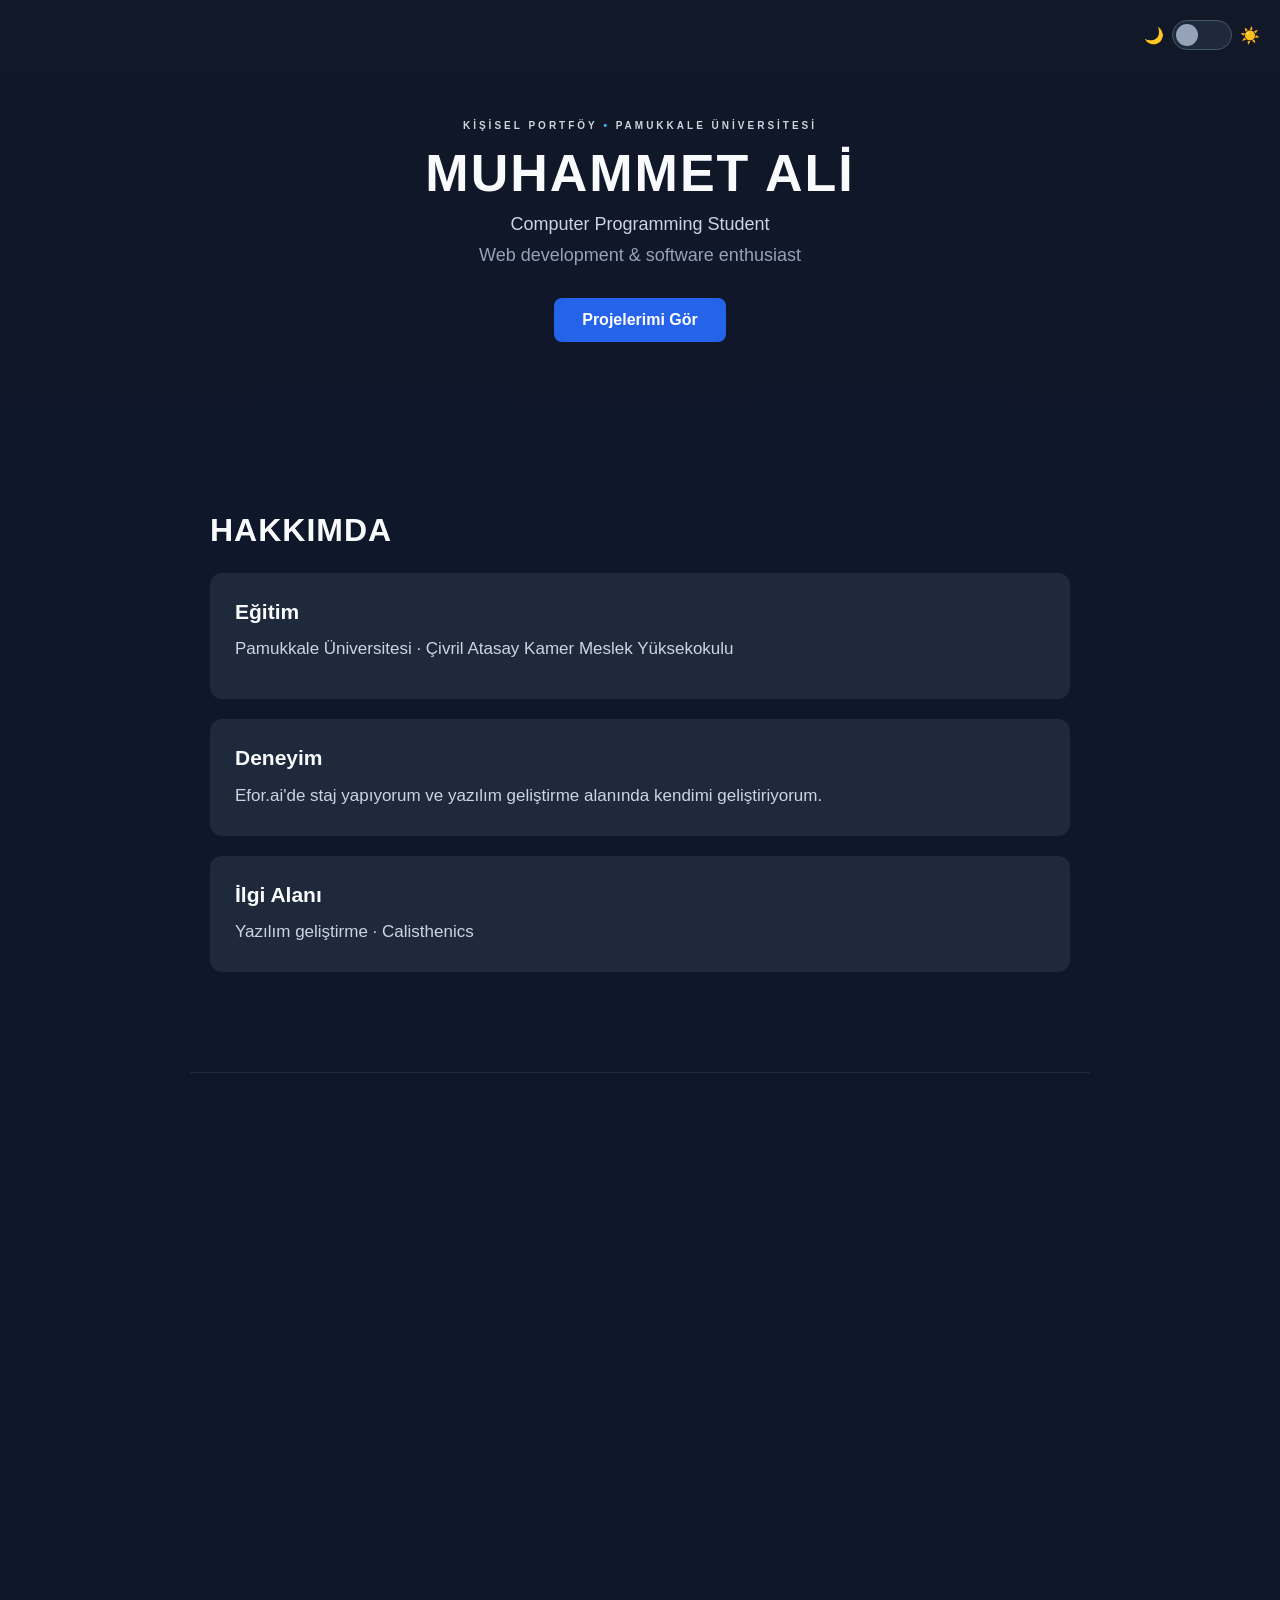
<file: muhammet-ali-landing-page/index.html>
<!DOCTYPE html>
<html lang="tr">
<head>
    <meta charset="UTF-8">
    <meta name="viewport" content="width=device-width, initial-scale=1.0">
    <title>Muhammet Ali | Computer Programming Student</title>

    <link rel="stylesheet" href="style.css">
</head>

<body>
    <div class="theme-toggle">
        <span>🌙</span>

        <label>
            <input type="checkbox" id="theme-switch">
            <span class="toggle-slider"></span>
        </label>

        <span>☀️</span>
    </div>

    <header>
        <p class="hero-eyebrow">KİŞİSEL PORTFÖY <b class="eyebrow-dot">•</b> PAMUKKALE ÜNİVERSİTESİ</p>
        <h1>MUHAMMET ALİ</h1>
        <p>Computer Programming Student</p>
        <p class="hero-description">Web development & software enthusiast</p>

        <a href="projeler.html">Projelerimi Gör</a>
    </header>

    <section class="scroll-section">
        <h2>HAKKIMDA</h2>

        <div class="project-card">
            <h3>Eğitim</h3>
            <p>Pamukkale Üniversitesi · Çivril Atasay Kamer Meslek Yüksekokulu</p>

            <div class="project-details">
                <h4>Program</h4>
                <p>Bilgisayar Programcılığı</p>
            </div>
        </div>

        <div class="project-card">
            <h3>Deneyim</h3>
            <p>Efor.ai'de staj yapıyorum ve yazılım geliştirme alanında kendimi geliştiriyorum.</p>
        </div>

        <div class="project-card">
            <h3>İlgi Alanı</h3>
            <p>Yazılım geliştirme · Calisthenics</p>
        </div>
    </section>

    <section id="projeler" class="scroll-section">
        <h2>PROJELER (CANLI)</h2>

        <div class="project-card">
            <h3>Merkez Bankası Döviz Kurları Web API</h3>
            <p>Merkez Bankası verilerini alıp döviz kurlarını sunan Web API projesi.</p>

            <div class="project-actions">
                <button class="details-button" onclick="toggleDetails(this)">
                    Detaylar
                </button>

                <a href="https://merkez-bankasi-doviz-api.onrender.com" target="_blank" rel="noopener noreferrer" class="details-button">
                    Demo
                </a>
            </div>

            <div class="project-details">
                <h4>Özellikler</h4>
                <p>Güncel döviz kurları · Alış/satış fiyatları · Kayıtlı kurlarla kesintisiz kullanım</p>

                <h4>Teknolojiler</h4>
                <p>Node.js · Express · Sequelize · PostgreSQL · Axios · XML · xml2js</p>
            </div>
        </div>
    </section>

    <section class="scroll-section">
        <h2>TEKNOLOJİLER</h2>

        <p>Projelerimde kullandığım araçlar ve teknolojiler.</p>

        <div class="tech-row">
            <span class="tech-row-label">Frontend</span>
            <span class="tech-list">HTML</span>
            <span class="tech-list">CSS</span>
            <span class="tech-list">JavaScript</span>
        </div>

        <div class="tech-row">
            <span class="tech-row-label">Backend</span>
            <span class="tech-list">Node.js</span>
            <span class="tech-list">Express.js</span>
            <span class="tech-list">Sequelize</span>
        </div>

        <div class="tech-row">
            <span class="tech-row-label">Veri &amp; Araçlar</span>
            <span class="tech-list">Axios</span>
            <span class="tech-list">XML</span>
            <span class="tech-list">xml2js</span>
            <span class="tech-list">PostgreSQL</span>
        </div>
    </section>

    <section id="iletisim" class="scroll-section">
        <h2>İLETİŞİM</h2>

        <p>
            E-posta:
            <a href="https://mail.google.com/mail/?view=cm&fs=1&to=aydemirmuhammetali5@gmail.com" target="_blank">
                aydemirmuhammetali5@gmail.com
            </a>
        </p>

        <p>
            GitHub:
            <a href="https://github.com/muhammetalia124-ops" target="_blank">
                muhammetalia124-ops
            </a>
        </p>
    </section>

<script src="script.js"></script>
</body>
</html>
</file>
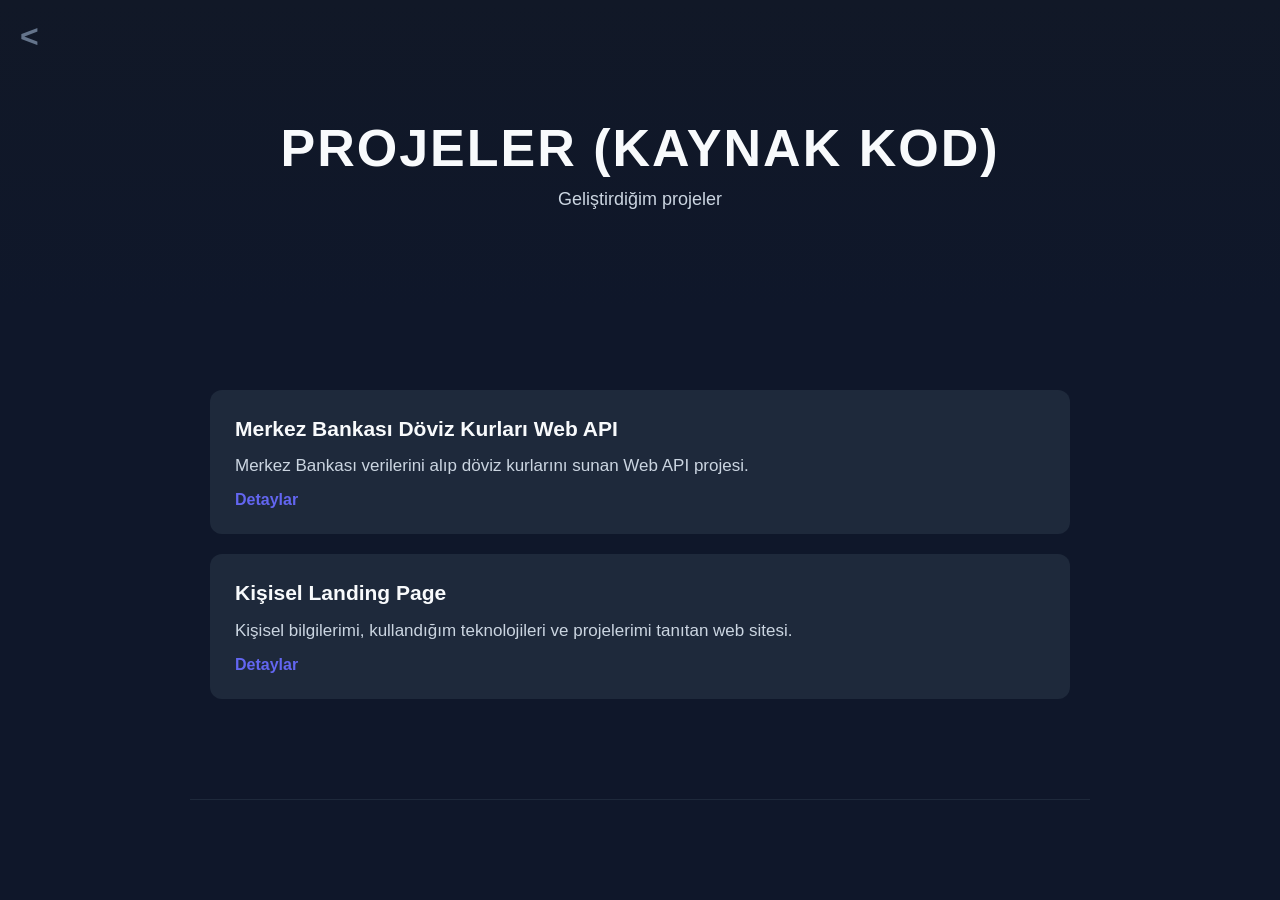
<file: muhammet-ali-landing-page/projeler.html>
<!DOCTYPE html>
<html lang="tr">
<head>
    <meta charset="UTF-8">
    <meta name="viewport" content="width=device-width, initial-scale=1.0">
    <title>Projeler | Muhammet Ali</title>
    <link rel="stylesheet" href="style.css">
</head>
<body>

    <a href="index.html" class="back-button">&lt;</a>

    <header>
        <h1>PROJELER (KAYNAK KOD)</h1>
        <p>Geliştirdiğim projeler</p>
    </header>

    <section class="scroll-section">

        <div class="project-card scroll-section">
            <h3>Merkez Bankası Döviz Kurları Web API</h3>
            <p>Merkez Bankası verilerini alıp döviz kurlarını sunan Web API projesi.</p>

            <button class="details-button" onclick="toggleDetails(this)">
                Detaylar
            </button>


            <div class="project-details">
                <h4>Özellikler</h4>
                <p>Güncel döviz kurları · Alış/satış fiyatları · Kayıtlı kurlarla kesintisiz kullanım</p>

                <h4>Teknolojiler</h4>
                <p>Node.js · Express · Sequelize · PostgreSQL · Axios · XML · xml2js</p>

                <h4>Kaynak Kodu</h4>
                <p><a href="https://github.com/muhammetalia124-ops/merkez-bankasi-doviz-api" target="_blank" class="project-git-link">GitHub'da Gör</a></p>
                
            </div> 

        </div>


        <div class="project-card scroll-section">
            <h3>Kişisel Landing Page</h3>
            <p>Kişisel bilgilerimi, kullandığım teknolojileri ve projelerimi tanıtan web sitesi.</p>

            <button class="details-button" onclick="toggleDetails(this)">
                Detaylar
            </button>


            <div class="project-details">
                <h4>Özellikler</h4>
                <p>Responsive Tasarım · Scroll Animasyonları · Hover Efektleri</p>

                <h4>Teknolojiler</h4>
                <p>HTML · CSS · JavaScript</p>

               
                <h4>Kaynak Kodu</h4>
                <p><a href="https://github.com/muhammetalia124-ops/muhammet-ali-landing-page" target="_blank" class="project-git-link">GitHub'da Gör</a></p>

            </div>
         
        </div>
    </section>

    <script src="script.js"></script>
</body>
</html>
</file>
<file: muhammet-ali-landing-page/style.css>
* {
    box-sizing: border-box;
}

body {
    margin: 0;
    font-family: Arial, sans-serif;
    background-color: #0f172a;
    color: #f8fafc;
}

header {
    text-align: center;
    padding: 120px 20px 90px;
    background: linear-gradient(180deg, #111827 0%, #0f172a 100%);
}

header .hero-eyebrow {
    font-size: 10px;
    letter-spacing: 3px;
    font-weight: 600;
    text-transform: uppercase;
    color: #cbd5e1;
    margin: 0 0 14px;
}

header .hero-eyebrow .eyebrow-dot {
    color: #38bdf8;
}

header h1 {
    font-size: 52px;
    margin: 0 0 12px;
    letter-spacing: 2px;
    line-height: 1.1;
}

header p {
    margin: 0 0 10px;
    font-size: 18px;
    color: #cbd5e1;
}

.hero-description {
    font-size: 18px;
    color: #94a3b8;
    margin: 0;
}

header a {
    display: inline-block;
    margin-top: 32px;
    padding: 13px 28px;
    background-color: #2563eb;
    color: white;
    text-decoration: none;
    border-radius: 8px;
    font-weight: bold;
    transition: 0.2s;
}

header a:hover {
    background-color: #3b82f6;
    transform: translateY(-2px);
}

section {
    max-width: 900px;
    margin: 0 auto;
    padding: 80px 20px;
    border-bottom: 1px solid #1e293b;
}

section h2 {
    font-size: 32px;
    margin: 0 0 24px;
    letter-spacing: 1px;
}

section p {
    font-size: 17px;
    line-height: 1.8;
    margin: 0 0 14px;
    color: #cbd5e1;
}

.tech-row {
    margin: 0 0 18px;
}

.tech-row:last-of-type {
    margin-bottom: 0;
}

.tech-row-label {
    display: block;
    margin: 0 0 10px;
    font-size: 15px;
    font-weight: bold;
    letter-spacing: 1px;
    text-transform: uppercase;
    color: #f8fafc;
}

.tech-list {
    display: inline-block;
    margin: 0 8px 8px 0;
    padding: 9px 16px;
    font-size: 15px;
    background-color: #1e293b;
    border: 1px solid #334155;
    border-radius: 8px;
    transition: background-color 0.3s ease, border-color 0.3s ease;
}

.project-card {
    background-color: #1e293b;
    padding: 25px;
    margin-bottom: 20px;
    border-radius: 12px;
    transition: 0.3s ease;
}

.project-card:hover {
    box-shadow: 0 0 20px rgba(99, 102, 241, 0.25);
}

.project-card h3 {
    margin: 0 0 10px;
    font-size: 21px;
    line-height: 1.3;
}

.project-card p {
    margin: 0 0 10px;
    line-height: 1.7;
}

.project-card p:last-child {
    margin-bottom: 0;
}

.project-card a {
    display: block;
    margin-top: 15px;
    color: #6366f1;
    text-decoration: none;
    font-weight: bold;
    transition: color 0.3s ease;
}

.project-card a:hover {
    color: #818cf8;
    text-decoration: underline;
}

#iletisim a {
    color: #6366f1;
    text-decoration: none;
    transition: color 0.3s ease;
}

#iletisim a:hover {
    color: #818cf8;
    text-decoration: underline;
}

.scroll-section {
    opacity: 0;
    transform: translateY(30px);
    transition: opacity 0.7s ease, transform 0.7s ease;
}

.scroll-section.show {
    opacity: 1;
    transform: translateY(0);
}

@media (max-width: 800px) {
    header {
        padding: 80px 20px 60px;
    }

    header h1 {
        font-size: 36px;
    }

    header p {
        font-size: 16px;
    }

    .hero-description {
        font-size: 17px;
    }

    section {
        padding: 60px 20px;
    }

    section h2 {
        font-size: 28px;
    }

    section p {
        font-size: 16px;
    }

    .project-card {
        padding: 20px;
    }

    #iletisim a {
        font-size: 16px;
        overflow-wrap: anywhere;
    }

    .project-card a {
        font-size: 16px;
    }

    .tech-row-label {
        font-size: 14px;
    }

    .tech-list {
        font-size: 14px;
        padding: 8px 14px;
        margin: 0 6px 6px 0;
    }

    .back-button {
        top: 14px;
        left: 14px;
        font-size: 26px;
    }

    .theme-toggle {
        top: 14px;
        right: 14px;
    }
}

.project-actions {
    display: flex;
    flex-wrap: wrap;
    gap: 12px;
    margin-top: 15px;
    align-items: center;
}

.details-button {
    display: inline-block;
    margin-top: 0;
    background: none;
    border: none;
    padding: 0;
    color: #6366f1;
    font-size: 16px;
    font-weight: bold;
    cursor: pointer;
    transition: color 0.3s ease;
    text-decoration: none;
}

.details-button:hover {
    color: #818cf8;
    text-decoration: underline;
}

.project-card a.details-button {
    display: inline-block;
    margin-top: 0;
}

.project-details {
    display: none;
    margin-top: 20px;
    padding-top: 16px;
    border-top: 1px solid #334155;
}

.project-details.show {
    display: block;
}

.project-details h4 {
    margin: 0 0 6px;
    font-size: 15px;
    letter-spacing: 1px;
    text-transform: uppercase;
    color: #f8fafc;
}

.project-details p {
    margin: 0 0 16px;
}

.theme-toggle {
    position: absolute;
    top: 20px;
    right: 20px;
    display: flex;
    align-items: center;
    gap: 8px;
    z-index: 1000;
}

.theme-toggle label {
    position: relative;
    width: 60px;
    height: 30px;
    cursor: pointer;
}

.theme-toggle input {
    display: none;
}

.toggle-slider {
    position: absolute;
    inset: 0;
    background-color: #1e293b;
    border: 1px solid #475569;
    border-radius: 30px;
    transition: 0.3s ease;
}

.toggle-slider::before {
    content: "";
    position: absolute;
    width: 22px;
    height: 22px;
    left: 3px;
    top: 3px;
    background-color: #94a3b8;
    border-radius: 50%;
    transition: 0.3s ease;
}

.theme-toggle input:checked + .toggle-slider {
    background-color: #e2e8f0;
}

.theme-toggle input:checked + .toggle-slider::before {
    transform: translateX(30px);
    background-color: #f59e0b;
}

body.light-theme {
    background-color: #f1f5f9;
    color: #172033;
}

body.light-theme header {
    background: linear-gradient(180deg, #ffffff 0%, #f1f5f9 100%);
}

body.light-theme header p,
body.light-theme section p {
    color: #475569;
}

body.light-theme section {
    border-bottom-color: #cbd5e1;
}

body.light-theme .tech-list {
    background-color: #e2e8f0;
    border-color: #cbd5e1;
    color: #0f172a;
}

body.light-theme .project-card {
    background-color: #e2e8f0;
}

body.light-theme .project-card a,
body.light-theme #iletisim a,
body.light-theme .details-button {
    color: #b45309;
}

body.light-theme .project-card a:hover,
body.light-theme #iletisim a:hover,
body.light-theme .details-button:hover {
    color: #d97706;
}

body.light-theme .tech-row-label,
body.light-theme .project-details h4 {
    color: #0f172a;
}

body.light-theme .project-details {
    border-top-color: #cbd5e1;
}

body.light-theme .eyebrow-dot {
    color: #0284c7;
}

body.light-theme .project-card:hover {
    box-shadow: 0 0 20px rgba(245, 158, 11, 0.25);
}

body.light-theme .tech-list:hover {
    background-color: #f59e0b;
    border-color: #f59e0b;
    color: #ffffff;
}

.back-button {
    position: absolute; 
    top: 20px;
    left: 20px;
    color: #64748b;
    text-decoration: none;
    font-size: 32px;
    font-weight: bold;
    line-height: 1;
    z-index: 1000;
    transition: color 0.3s ease, transform 0.3s ease;
}

.back-button:hover {
    color: #38bdf8;
    transform: translateX(-3px);
}

body.light-theme .back-button:hover {
    color: #b45309;
}

.tech-list:hover {
    background-color: #6366f1;
}

.details-button:hover {
    text-decoration: none !important;
}

body {
  user-select: none;
  cursor: default;
}
</file>
